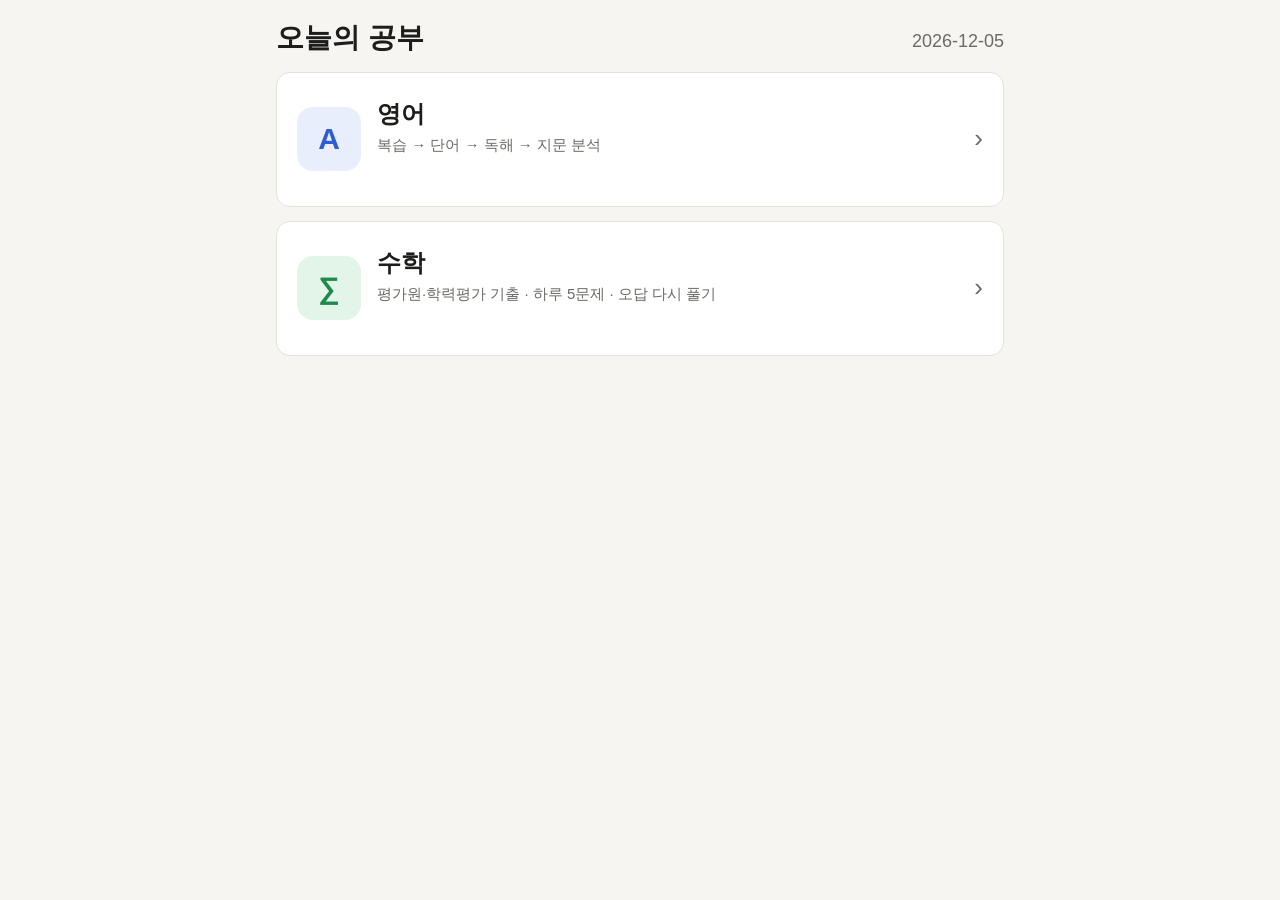
<file: index.html>
<!doctype html>
<html lang="ko">
<head>
  <meta charset="utf-8" />
  <meta name="viewport" content="width=device-width, initial-scale=1, viewport-fit=cover" />
  <meta name="apple-mobile-web-app-capable" content="yes" />
  <meta name="robots" content="noindex" />
  <title>오늘의 공부</title>
  <link rel="stylesheet" href="style.css" />
  <style>
    .pick { display: grid; gap: 14px; margin-top: 8px; }
    .subject { display: flex; align-items: center; gap: 16px; background: var(--card); color: var(--text); text-decoration: none;
      border: 1.5px solid var(--line); border-radius: var(--radius); padding: 22px 20px; min-height: 120px; }
    .subject:hover, .subject:focus-visible { border-color: var(--accent); outline: none; }
    .subject .mark { width: 64px; height: 64px; border-radius: 16px; display: grid; place-items: center; flex: none;
      font-size: 30px; font-weight: 800; background: var(--accent-soft); color: var(--accent); }
    .subject.math .mark { background: var(--good-soft); color: var(--good); }
    .subject .name { font-size: 24px; font-weight: 800; }
    .subject .what { color: var(--muted); font-size: 15px; }
    .subject .status { font-size: 15px; margin-top: 4px; min-height: 1.5em; }
    .subject .status.done { color: var(--good); font-weight: 700; }
    .subject .status.todo { color: var(--accent); font-weight: 700; }
    .subject .go { margin-left: auto; font-size: 26px; color: var(--muted); }
  </style>
</head>
<body>
  <main id="app">
    <header class="top"><h1>오늘의 공부</h1><span class="muted" id="day"></span></header>
    <p class="note hidden" id="local">로컬 테스트 모드입니다. 기록은 이 기기에만 저장됩니다.</p>
    <div class="pick">
      <a class="subject" id="go-english" href="english.html">
        <span class="mark">A</span>
        <span><div class="name">영어</div><div class="what">복습 → 단어 → 독해 → 지문 분석</div><div class="status" id="st-english"></div></span>
        <span class="go">›</span>
      </a>
      <a class="subject math" id="go-math" href="math.html">
        <span class="mark">∑</span>
        <span><div class="name">수학</div><div class="what">평가원·학력평가 기출 · 하루 5문제 · 오답 다시 풀기</div><div class="status" id="st-math"></div></span>
        <span class="go">›</span>
      </a>
    </div>
  </main>
  <script src="config.js"></script>
  <script type="module" src="home.js"></script>
</body>
</html>
</file>
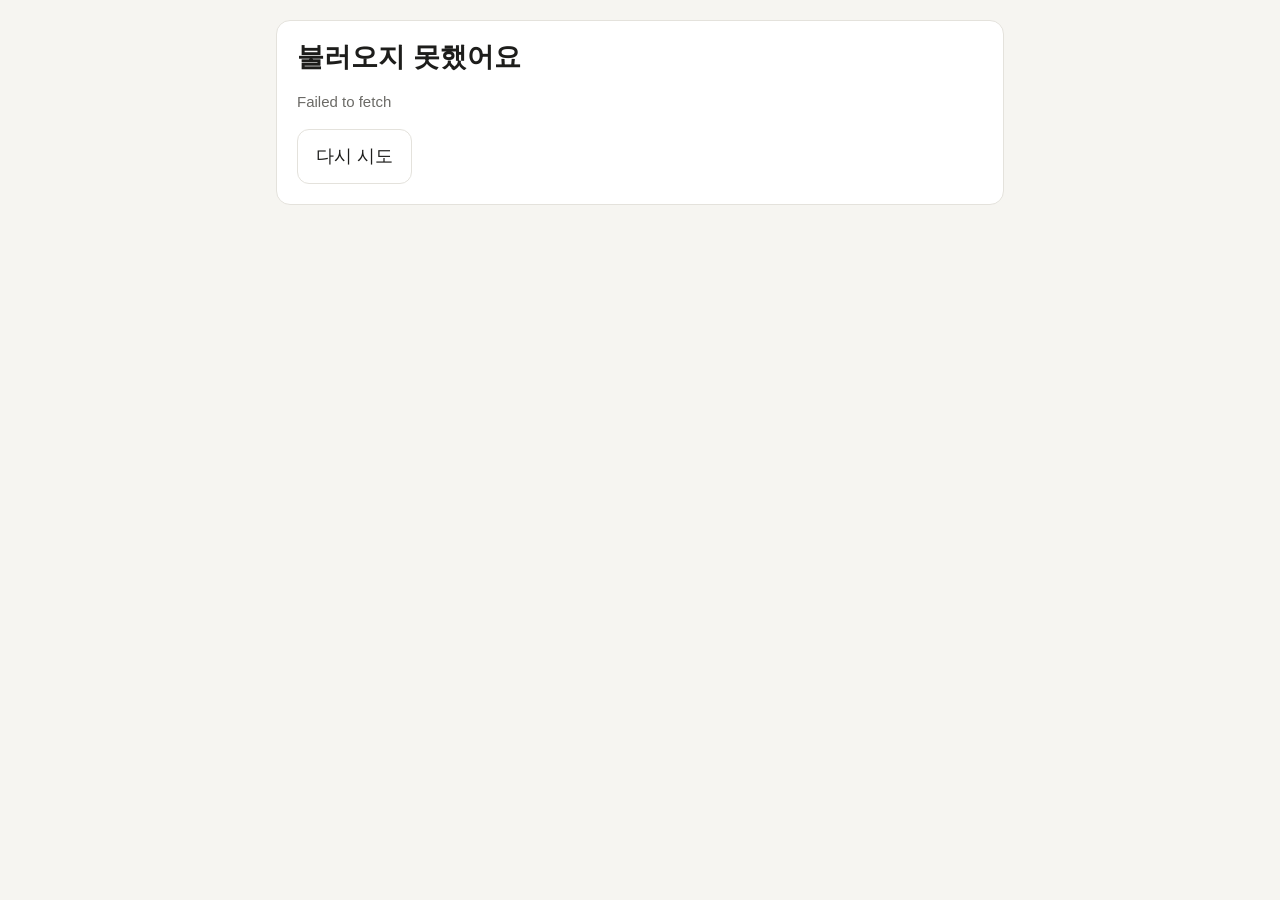
<file: english.html>
<!doctype html>
<html lang="ko">
<head>
  <meta charset="utf-8" />
  <meta name="viewport" content="width=device-width, initial-scale=1, viewport-fit=cover" />
  <meta name="apple-mobile-web-app-capable" content="yes" />
  <meta name="robots" content="noindex" />
  <title>오늘의 영어</title>
  <script>
    // Always load the current code: iPad Safari can keep old copies of these files for a long time,
    // so each file gets a fresh ?v= on every visit (app modules via an import map).
    (function () {
      var v = Date.now();
      document.write('<link rel="stylesheet" href="style.css?v=' + v + '" />');
      var imports = {};
      ["db.js", "planner.js", "memory.js"].forEach(function (f) {
        imports[new URL(f, location.href).href] = "./" + f + "?v=" + v;
      });
      if (HTMLScriptElement.supports && HTMLScriptElement.supports("importmap")) {
        var m = document.createElement("script");
        m.type = "importmap";
        m.textContent = JSON.stringify({ imports: imports });
        document.head.appendChild(m);
      }
      window.__v = v;
    })();
  </script>
</head>
<body>
  <main id="app"></main>
  <script src="config.js"></script>
  <script>
    var s = document.createElement("script");
    s.type = "module";
    s.src = "app.js?v=" + window.__v;
    document.body.appendChild(s);
  </script>
</body>
</html>
</file>
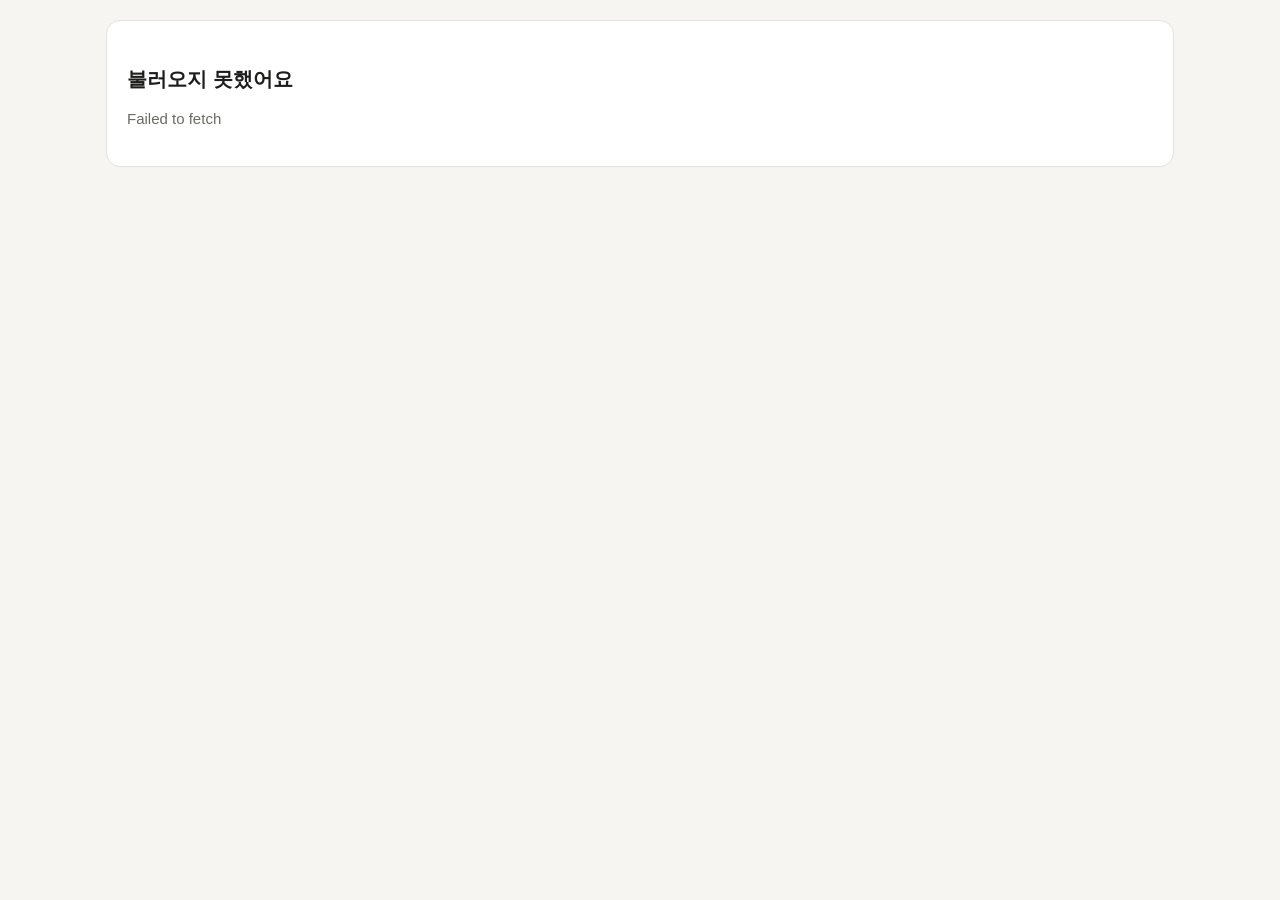
<file: teacher.html>
<!doctype html>
<html lang="ko">
<head>
  <meta charset="utf-8" />
  <meta name="viewport" content="width=device-width, initial-scale=1" />
  <meta name="robots" content="noindex" />
  <title>학습 대시보드</title>
  <script>
    // Always load the current code (no stale cached copies): fresh ?v= on every visit.
    (function () {
      var v = Date.now();
      document.write('<link rel="stylesheet" href="style.css?v=' + v + '" />');
      var imports = {};
      ["db.js", "planner.js", "memory.js"].forEach(function (f) {
        imports[new URL(f, location.href).href] = "./" + f + "?v=" + v;
      });
      if (HTMLScriptElement.supports && HTMLScriptElement.supports("importmap")) {
        var m = document.createElement("script");
        m.type = "importmap";
        m.textContent = JSON.stringify({ imports: imports });
        document.head.appendChild(m);
      }
      window.__v = v;
    })();
  </script>
  <style>
    #app { max-width: 1100px; }
    .kpis { display: grid; grid-template-columns: repeat(auto-fit, minmax(150px, 1fr)); gap: 10px; margin-bottom: 18px; }
    .kpi { background: var(--card); border: 1px solid var(--line); border-radius: var(--radius); padding: 14px 16px; }
    .kpi .v { font-size: 28px; font-weight: 700; }
    .kpi .l { color: var(--muted); font-size: 14px; }
    .kpi.warn { border-color: var(--bad); }
    h2 { font-size: 20px; margin: 26px 0 10px; }
    .tbl-wrap { overflow-x: auto; background: var(--card); border: 1px solid var(--line); border-radius: var(--radius); }
    table { border-collapse: collapse; width: 100%; font-size: 15px; }
    th, td { text-align: left; padding: 9px 12px; border-bottom: 1px solid var(--line); vertical-align: top; }
    th { color: var(--muted); font-weight: 600; white-space: nowrap; }
    tr.click { cursor: pointer; }
    tr.click:hover, tr.sel { background: var(--accent-soft); }
    .ox { font-weight: 700; }
    .o { color: var(--good); } .x { color: var(--bad); }
    .pill { display: inline-block; font-size: 12px; padding: 1px 8px; border-radius: 99px; background: var(--line); margin-left: 4px; }
    .pill.warn { background: var(--bad-soft); color: var(--bad); }
    .two { display: grid; grid-template-columns: 1fr 1fr; gap: 14px; }
    @media (max-width: 760px) { .two { grid-template-columns: 1fr; } }
    .bar-cell { display: flex; align-items: center; gap: 8px; }
    .bar-bg { flex: 1; height: 8px; background: var(--line); border-radius: 4px; overflow: hidden; min-width: 60px; }
    .bar-fg { height: 100%; background: var(--accent); }
    details.p { border-top: 1px solid var(--line); padding: 10px 0; }
    details.p summary { cursor: pointer; font-weight: 600; }
    .pbody { font-family: "Times New Roman", Georgia, serif; white-space: pre-wrap; font-size: 16px; margin: 8px 0; }
    /* word mastery */
    :root { --lv-fading: var(--bad); --lv-due: #d4891c; --lv-fresh: var(--accent); --lv-solid: var(--good); --lv-mastered: #8a6cf0; }
    .chips { display: flex; flex-wrap: wrap; gap: 8px; margin-bottom: 10px; }
    .chip { font: inherit; font-size: 14px; border: 1.5px solid var(--line); background: var(--card); color: var(--text); border-radius: 99px; padding: 5px 12px; cursor: pointer; }
    .chip.on { border-color: var(--text); font-weight: 700; }
    .chip.lv-fading { border-left: 6px solid var(--lv-fading); } .chip.lv-due { border-left: 6px solid var(--lv-due); }
    .chip.lv-fresh { border-left: 6px solid var(--lv-fresh); } .chip.lv-solid { border-left: 6px solid var(--lv-solid); }
    .chip.lv-mastered { border-left: 6px solid var(--lv-mastered); }
    .bar-fg.lv-fading { background: var(--lv-fading); } .bar-fg.lv-due { background: var(--lv-due); }
    .bar-fg.lv-fresh { background: var(--lv-fresh); } .bar-fg.lv-solid { background: var(--lv-solid); }
    .bar-fg.lv-mastered { background: var(--lv-mastered); }
    .pill.lv-fading { background: var(--bad-soft); color: var(--lv-fading); } .pill.lv-due { color: var(--lv-due); }
    .pill.lv-fresh { background: var(--accent-soft); color: var(--lv-fresh); } .pill.lv-solid { background: var(--good-soft); color: var(--lv-solid); }
    .pill.lv-mastered { color: var(--lv-mastered); }
    .pill { white-space: nowrap; }
    .alert { background: var(--bad-soft); color: var(--text); border: 1.5px solid var(--bad); border-radius: var(--radius); padding: 12px 16px; margin-bottom: 16px; }
    .stock { display: grid; grid-template-columns: repeat(auto-fit, minmax(170px, 1fr)); gap: 10px; margin-bottom: 10px; }
    .band { display: grid; grid-template-columns: 110px 1fr 28px; gap: 8px; align-items: center; padding: 6px 8px; border-radius: 8px; font-size: 14px; }
    .band.here { background: var(--accent-soft); font-weight: 700; }
    .types { display: flex; flex-wrap: wrap; gap: 6px; margin-top: 8px; }
    .tag-re { font-size: 12px; color: var(--accent); margin-left: 4px; }
    #mastery td { white-space: nowrap; }
    #mastery td.small { white-space: normal; min-width: 180px; }
    #mastery .bar-bg { min-width: 70px; }
    .forecast { padding: 14px 16px; }
    .fc-row { display: grid; grid-template-columns: repeat(14, 1fr); gap: 6px; margin-top: 8px; }
    .fc { text-align: center; font-size: 12px; }
    .fc-bar { height: 60px; display: flex; align-items: flex-end; background: var(--bg); border-radius: 4px; overflow: hidden; }
    .fc-bar div { width: 100%; background: var(--accent); }
    .fc-n { font-weight: 700; min-height: 1.2em; }
    .fc-d { color: var(--muted); }
    /* weekly test */
    .wk-head { display: flex; justify-content: space-between; align-items: flex-start; gap: 12px; flex-wrap: wrap; margin-bottom: 10px; }
    .wk-score { font-size: 34px; font-weight: 700; line-height: 1.2; }
    .wk-score .muted { font-size: 22px; }
    .wk-pct { font-size: 22px; color: var(--accent); margin: 0 6px; }
    .wk-actions { display: flex; gap: 8px; flex-wrap: wrap; }
    .wk-kinds { margin-bottom: 12px; max-width: 520px; }
    .print-sheet ol.pq { font-size: 16px; line-height: 2.4; padding-left: 28px; }
    .print-sheet .pq-key { page-break-before: always; margin-top: 30px; }
    .print-sheet .pq-key ol.pq { line-height: 1.8; }
    /* translation handout (해석 PDF) */
    .detail-btns { display: flex; gap: 8px; flex-wrap: wrap; }
    .tr-sheet .tr-p { margin: 18px 0 28px; padding-bottom: 18px; border-bottom: 1px solid #ccc; }
    .tr-sheet .tr-en { font-family: "Times New Roman", Georgia, serif; font-size: 15px; line-height: 1.75; color: #222; }
    .tr-sheet .tr-en p, .tr-sheet .tr-ko p { margin: 0 0 0.6em; }
    .tr-sheet .tr-ko { margin-top: 10px; padding: 10px 14px; background: #f4f6fb; border-left: 4px solid #2f5bd3; font-size: 15px; line-height: 1.8; color: #000; break-inside: avoid-page; }
    .tr-sheet .tr-tag { font-size: 12px; font-weight: 700; color: #2f5bd3; margin-bottom: 4px; }
    .tr-sheet .given { font-size: 15px; line-height: 1.7; }
    .tr-sheet .tr-ch { border-collapse: collapse; margin-top: 10px; font-size: 14px; width: 100%; }
    .tr-sheet .tr-ch td { border: 1px solid #ccc; padding: 4px 8px; vertical-align: top; color: #000; }
    .tr-sheet .tr-ch td:first-child { width: 2em; text-align: center; }
    .tr-sheet .tr-ch tr.ans td { background: #e3f4e9; font-weight: 700; }
    .tr-sheet .tr-en b.kw { font-weight: 700; text-decoration: underline; text-underline-offset: 3px; }
    .tr-sheet .tr-words { margin-top: 10px; padding: 8px 12px; border: 1px solid #ccc; border-radius: 6px; break-inside: avoid; }
    .tr-sheet .tr-wgrid { display: grid; grid-template-columns: repeat(2, 1fr); gap: 4px 18px; font-size: 13.5px; line-height: 1.45; color: #000; }
    .tr-sheet .tr-w { padding: 3px 0; border-bottom: 1px dotted #ddd; break-inside: avoid; }
    .tr-sheet .tr-gl { margin-top: 6px; }
    @media print { .tr-sheet .tr-ko { background: #f4f6fb !important; -webkit-print-color-adjust: exact; print-color-adjust: exact; } }
    /* class handout (수업용 PDF) */
    .detail-head { display: flex; justify-content: space-between; align-items: center; gap: 10px; flex-wrap: wrap; margin: 26px 0 10px; }
    .detail-head h2 { margin: 0; }
    .class-sheet .print-bar { align-items: center; flex-wrap: wrap; }
    .class-sheet .pc-title { font-size: 20px; margin: 14px 0 4px; }
    .class-sheet .pc-h { font-size: 17px; margin: 22px 0 8px; border-bottom: 2px solid #000; padding-bottom: 4px; }
    .class-sheet .pc-h3 { font-size: 15px; margin: 14px 0 6px; }
    .class-sheet .pw-grid { display: grid; grid-template-columns: repeat(3, 1fr); gap: 6px 14px; font-size: 14px; line-height: 1.4; }
    .class-sheet .pw { border-bottom: 1px solid #ddd; padding: 4px 0; break-inside: avoid; }
    .class-sheet .pw-pos { color: #666; font-size: 12px; }
    .class-sheet .pc-q { margin: 18px 0 26px; break-inside: avoid; page-break-inside: avoid; }
    .class-sheet .pc-qhead { margin-bottom: 8px; font-size: 15px; line-height: 1.5; }
    .class-sheet .pc-list { list-style: none; padding: 0; margin: 8px 0 0; font-size: 15px; line-height: 1.7; }
    .class-sheet .pc-n { display: inline-block; width: 1.4em; }
    .class-sheet .pc-row { display: flex; gap: 28px; font-size: 16px; margin-top: 8px; }
    .class-sheet .pc-key { page-break-before: always; break-before: page; margin-top: 30px; }
    .class-sheet .pc-sum { border-collapse: collapse; margin: 8px 0 18px; font-size: 14px; }
    .class-sheet .pc-sum th, .class-sheet .pc-sum td { border: 1px solid #999; padding: 4px 12px; text-align: center; color: #000; }
    .class-sheet .pc-a { margin: 0 0 16px; padding-bottom: 12px; border-bottom: 1px solid #ccc; font-size: 14px; line-height: 1.7; break-inside: avoid; }
    .class-sheet .pc-expl { margin-top: 4px; }
    @media print { .class-sheet .pw-grid { grid-template-columns: repeat(3, 1fr); } }
    /* passage difficulty control */
    .kpi.lv-ctl { grid-column: span 2; border-color: var(--accent); }
    .lv-ctl .v { display: flex; align-items: center; gap: 10px; }
    .lv-btn { font: inherit; font-size: 22px; line-height: 1; width: 36px; height: 36px; border-radius: 50%; border: 1.5px solid var(--line); background: var(--bg); color: var(--text); cursor: pointer; }
    .lv-btn:hover:not(:disabled) { border-color: var(--accent); color: var(--accent); }
    .lv-btn:disabled { opacity: 0.35; cursor: default; }
    .lv-lock { display: flex; align-items: center; gap: 4px; cursor: pointer; margin-top: 4px; }
    #lv-msg:empty { display: none; }
    /* foldable dashboard sections */
    details.sec { margin: 0 0 4px; }
    details.sec > summary { list-style: none; cursor: pointer; display: flex; align-items: center; gap: 8px; border-bottom: 1px solid var(--line); padding: 2px 0; }
    details.sec > summary::-webkit-details-marker { display: none; }
    details.sec > summary::before { content: "▸"; font-size: 16px; color: var(--muted); width: 14px; transition: transform 0.15s; }
    details.sec[open] > summary::before { transform: rotate(90deg); }
    details.sec > summary h2 { margin: 16px 0 10px; }
    details.sec > summary:hover h2 { color: var(--accent); }
    details.sec[open] > summary { margin-bottom: 10px; }
    .sec-tools { display: flex; justify-content: flex-end; gap: 8px; margin: 4px 0 0; }
    .sec-tools .btn { min-height: 34px; padding: 6px 12px; font-size: 14px; }
    /* student's analysis PDF pages in the class handout */
    .class-sheet .an-page { page-break-before: always; break-before: page; }
    .class-sheet .an-img { display: block; width: 100%; height: auto; margin: 0 0 10px; border: 1px solid #ccc; break-inside: avoid; page-break-inside: avoid; }
    @media print { .class-sheet .an-img { max-height: 25.5cm; width: auto; max-width: 100%; margin: 0 auto 0; border: none; page-break-after: always; } }
    /* grammar lesson (어법 수업) in the class handout */
    .class-sheet .gl-page { page-break-before: always; break-before: page; }
    .class-sheet .gl { margin: 6px 0 20px; }
    .class-sheet .gl-title { font-size: 17px; margin: 6px 0 8px; }
    .class-sheet .gl-key { border: 1.5px solid #000; padding: 8px 12px; font-size: 15px; line-height: 1.6; font-weight: 600; }
    .class-sheet .gl-h { font-weight: 700; font-size: 14px; margin: 12px 0 4px; border-left: 4px solid #000; padding-left: 6px; }
    .class-sheet .gl-list { margin: 4px 0; padding-left: 22px; font-size: 14px; line-height: 1.7; }
    .class-sheet .gl-ex { margin: 4px 0; padding-left: 18px; font-size: 15px; line-height: 1.6; font-family: "Times New Roman", Georgia, serif; }
    .class-sheet .gl-ex li { margin-bottom: 6px; }
    .class-sheet .gl-ex .pg { font-family: -apple-system, "Apple SD Gothic Neo", "Noto Sans KR", sans-serif; }
    .class-sheet .gx { color: #777; }
    .class-sheet .go { text-decoration: underline; }
    .class-sheet .gl-steps { font-size: 14px; line-height: 1.7; }
    .class-sheet .gl-practice { padding-left: 22px; font-size: 15px; line-height: 2.2; font-family: "Times New Roman", Georgia, serif; }
    /* homework check */
    :root { --hw-part: #d4891c; --hw-part-soft: #fbf0dc; }
    @media (prefers-color-scheme: dark) { :root:not([data-theme="light"]) { --hw-part: #f0b25a; --hw-part-soft: #3a2e17; } }
    .hw-grid { display: grid; grid-template-columns: 1fr 1fr; gap: 14px; margin-bottom: 12px; }
    @media (max-width: 760px) { .hw-grid { grid-template-columns: 1fr; } }
    .hw-card { background: var(--card); border: 1px solid var(--line); border-top: 6px solid var(--line); border-radius: var(--radius); padding: 14px 16px; }
    .hw-card.hw-done { border-top-color: var(--good); }
    .hw-card.hw-part { border-top-color: var(--hw-part); }
    .hw-card.hw-none { border-top-color: var(--bad); }
    .hw-card.hw-wait { border-top-color: var(--accent); }
    .hw-head { display: flex; justify-content: space-between; align-items: flex-start; gap: 10px; margin-bottom: 8px; }
    .hw-title { font-size: 20px; font-weight: 700; }
    .hw-badge { font-size: 18px; font-weight: 700; padding: 4px 12px; border-radius: 99px; white-space: nowrap; background: var(--line); }
    .hw-done .hw-badge { background: var(--good-soft); color: var(--good); }
    .hw-part .hw-badge { background: var(--hw-part-soft); color: var(--hw-part); }
    .hw-none .hw-badge { background: var(--bad-soft); color: var(--bad); }
    .hw-wait .hw-badge { background: var(--accent-soft); color: var(--accent); }
    .hw-parts { list-style: none; padding: 0; margin: 0 0 8px; display: grid; gap: 4px; }
    .hw-parts li { display: flex; align-items: center; gap: 10px; padding: 6px 8px; border-radius: 8px; font-size: 16px; }
    .hw-parts li.ok { background: var(--good-soft); }
    .hw-parts li.half { background: var(--hw-part-soft); }
    .hw-parts li.no { background: var(--bad-soft); }
    .hw-parts li.todo { background: var(--bg); color: var(--muted); }
    .hw-mk { width: 1.2em; font-weight: 700; text-align: center; }
    li.ok .hw-mk { color: var(--good); } li.half .hw-mk { color: var(--hw-part); } li.no .hw-mk { color: var(--bad); }
    .hw-name { flex: 1; }
    .hw-num { font-weight: 600; }
    .hw-parts .btn { min-height: 0; padding: 4px 10px; font-size: 13px; }
    .hw-strip-head { margin: 4px 0 6px; }
    .hw-strip { display: grid; grid-template-columns: repeat(14, minmax(40px, 1fr)); gap: 6px; overflow-x: auto; padding-bottom: 4px; margin-bottom: 8px; }
    .hw-dot { font: inherit; display: grid; justify-items: center; gap: 1px; padding: 6px 0; border-radius: 10px; border: 1px solid var(--line); background: var(--card); color: var(--muted); cursor: default; }
    .hw-dot[data-day] { cursor: pointer; }
    .hw-dm { font-size: 18px; font-weight: 700; }
    .hw-dd { font-size: 12px; } .hw-dw { font-size: 11px; }
    .hw-dot.hw-done { background: var(--good-soft); border-color: var(--good); } .hw-dot.hw-done .hw-dm { color: var(--good); }
    .hw-dot.hw-part { background: var(--hw-part-soft); border-color: var(--hw-part); } .hw-dot.hw-part .hw-dm { color: var(--hw-part); }
    .hw-dot.hw-none .hw-dm { color: var(--bad); }
    .hw-dot.hw-pre { opacity: 0.45; }
    .hw-dot.hw-wait { border-color: var(--accent); } .hw-dot.hw-wait .hw-dm { color: var(--accent); }
  </style>
</head>
<body>
  <main id="app"><div class="center muted">불러오는 중…</div></main>
  <script src="config.js"></script>
  <script>
    var s = document.createElement("script");
    s.type = "module";
    s.src = "teacher.js?v=" + window.__v;
    document.body.appendChild(s);
  </script>
</body>
</html>
</file>
<file: style.css>
:root {
  --bg: #f6f5f1;
  --card: #ffffff;
  --text: #1d1d1b;
  --muted: #6b6a66;
  --line: #e4e2dc;
  --accent: #2f5bd3;
  --accent-soft: #e8eefc;
  --good: #1f8a4c;
  --good-soft: #e3f4e9;
  --bad: #c2412d;
  --bad-soft: #fbe9e5;
  --hl: #fff1b8;
  --radius: 14px;
}
@media (prefers-color-scheme: dark) {
  :root:not([data-theme="light"]) {
    --bg: #161615;
    --card: #222220;
    --text: #ecebe7;
    --muted: #a19f99;
    --line: #34332f;
    --accent: #7b9cff;
    --accent-soft: #263152;
    --good: #5cc98a;
    --good-soft: #1d3626;
    --bad: #ff8a73;
    --bad-soft: #3d231d;
    --hl: #5a4b12;
  }
}
:root[data-theme="dark"] {
  --bg: #161615; --card: #222220; --text: #ecebe7; --muted: #a19f99; --line: #34332f;
  --accent: #7b9cff; --accent-soft: #263152; --good: #5cc98a; --good-soft: #1d3626;
  --bad: #ff8a73; --bad-soft: #3d231d; --hl: #5a4b12;
}

* { box-sizing: border-box; }
html, body { margin: 0; }
body {
  background: var(--bg);
  color: var(--text);
  font-family: -apple-system, BlinkMacSystemFont, "Apple SD Gothic Neo", "Pretendard", "Noto Sans KR", "Segoe UI", sans-serif;
  font-size: 18px;
  line-height: 1.6;
  -webkit-text-size-adjust: 100%;
}
#app { max-width: 760px; margin: 0 auto; padding: 20px 16px 80px; }
h1, h2 { margin: 0; line-height: 1.25; }
h1 { font-size: 28px; }
.muted { color: var(--muted); }
.small { font-size: 15px; }
.center { text-align: center; }
.hidden { display: none !important; }
.note { background: var(--accent-soft); border-radius: 10px; padding: 8px 12px; font-size: 15px; }

.top { display: flex; justify-content: space-between; align-items: baseline; margin-bottom: 16px; }
.bar { display: flex; align-items: center; gap: 10px; color: var(--muted); font-size: 15px; margin-bottom: 10px; }
.bar > span:first-of-type { margin-right: auto; }
.bar .exit { flex: none; font: inherit; font-size: 13px; color: var(--muted); background: var(--card); border: 1px solid var(--line); border-radius: 99px; padding: 4px 10px; cursor: pointer; }

.card { background: var(--card); border: 1px solid var(--line); border-radius: var(--radius); padding: 20px; margin-bottom: 14px; }

.steps { list-style: none; padding: 0; margin: 0 0 20px; }
.step { display: flex; gap: 14px; align-items: center; background: var(--card); border: 1px solid var(--line); border-radius: var(--radius); padding: 14px 16px; margin-bottom: 10px; }
.step .num { width: 34px; height: 34px; border-radius: 50%; display: grid; place-items: center; background: var(--line); font-weight: 700; flex: none; }
.step.active { border-color: var(--accent); }
.step.active .num { background: var(--accent); color: #fff; }
.step.done .num { background: var(--good); color: #fff; }
.step-title { font-weight: 700; }

.btn { font: inherit; border: 1px solid var(--line); background: var(--card); color: var(--text); border-radius: 12px; padding: 12px 18px; cursor: pointer; min-height: 48px; }
.btn.primary { background: var(--accent); border-color: var(--accent); color: #fff; font-weight: 700; }
.btn.primary:disabled { opacity: 0.4; cursor: default; }
.btn.big { width: 100%; padding: 16px; font-size: 19px; margin-top: 6px; }
.btn.good { background: var(--good-soft); border-color: var(--good); color: var(--good); font-weight: 700; flex: 1; }
.btn.bad { background: var(--bad-soft); border-color: var(--bad); color: var(--bad); font-weight: 700; flex: 1; }
/* recall self-check: 확실히 알아요 / 헷갈려요 / 몰라요 */
:root { --mid: #b7791f; --mid-soft: #fbf0dc; }
@media (prefers-color-scheme: dark) { :root:not([data-theme="light"]) { --mid: #f0b25a; --mid-soft: #3a2e17; } }
:root[data-theme="dark"] { --mid: #f0b25a; --mid-soft: #3a2e17; }
.btn.mid { background: var(--mid-soft); border-color: var(--mid); color: var(--mid); font-weight: 700; flex: 1; }
.judge3 { margin-top: 6px; }
.judge3 .btn { display: flex; flex-direction: column; align-items: center; gap: 2px; padding: 12px 8px; }
.judge3 .btn span { font-size: 12px; font-weight: 400; opacity: 0.85; }
.row { display: flex; gap: 10px; margin-top: 6px; }
.icon { font-size: 24px; background: none; border: none; cursor: pointer; padding: 6px; }

.word-card .word-head { display: flex; align-items: center; gap: 8px; }
.word { font-size: 38px; letter-spacing: -0.5px; }
.pos { color: var(--muted); font-size: 15px; }
.meaning { font-size: 24px; font-weight: 700; margin: 6px 0 10px; }
.ex { border-top: 1px solid var(--line); padding-top: 10px; margin-top: 10px; }
.ex b { color: var(--accent); }
.ex.ctx { background: var(--accent-soft); border: none; border-radius: 10px; padding: 10px 12px; }
.tag { font-size: 13px; font-weight: 700; color: var(--accent); }

.q { text-align: center; }
.q-word { font-size: 36px; font-weight: 700; }
.q-mean { font-size: 24px; font-weight: 700; margin-bottom: 8px; }
.q-sent { font-size: 20px; margin: 8px 0; text-align: left; }
.q-sent b { color: var(--accent); }
.ko { margin-top: 10px; padding: 10px; background: var(--accent-soft); border-radius: 10px; text-align: left; }
.blank { display: inline-block; min-width: 4em; border-bottom: 2px solid var(--text); color: transparent; line-height: 1.1; }
.blank.wide { min-width: 9em; }

.options, .choices { display: grid; gap: 10px; }
.opt { font: inherit; text-align: left; display: flex; gap: 12px; align-items: flex-start; background: var(--card); color: var(--text); border: 1.5px solid var(--line); border-radius: 12px; padding: 14px 16px; min-height: 54px; cursor: pointer; }
.opt .n { color: var(--muted); font-weight: 700; flex: none; }
.opt.picked { border-color: var(--accent); background: var(--accent-soft); }
.opt.right { border-color: var(--good); background: var(--good-soft); }
.opt.wrong { border-color: var(--bad); background: var(--bad-soft); }
.opt:disabled { cursor: default; }

.fb { margin-top: 12px; padding: 12px 14px; border-radius: 12px; font-weight: 700; }
.fb.good { background: var(--good-soft); color: var(--good); }
.fb.bad { background: var(--bad-soft); color: var(--bad); }
.fb .small { font-weight: 400; color: var(--text); }

.spell { display: flex; gap: 10px; }
.spell input { flex: 1; font: inherit; font-size: 22px; padding: 12px 14px; border-radius: 12px; border: 1.5px solid var(--line); background: var(--card); color: var(--text); min-width: 0; }

.passage .instr, .qblock .instr { font-weight: 700; margin-bottom: 10px; }
.passage .body { font-family: "Times New Roman", Georgia, serif; font-size: 19px; line-height: 1.75; }
.passage .body p { margin: 0 0 0.8em; }
.given { border: 1.5px solid var(--text); padding: 10px 14px; margin-bottom: 12px; font-family: "Times New Roman", Georgia, serif; font-size: 19px; }
.gloss { display: flex; flex-wrap: wrap; gap: 4px 14px; font-size: 14px; color: var(--muted); border-top: 1px solid var(--line); padding-top: 8px; }
.hl { background: var(--hl); border-radius: 4px; cursor: pointer; padding: 0 2px; }
.expl { margin-top: 10px; font-size: 16px; }
.expl summary { cursor: pointer; color: var(--accent); font-weight: 700; }
/* printable passage (in-app) */
body.printing #app { display: none; }
.print-sheet { background: #fff; color: #000; max-width: 760px; margin: 0 auto; padding: 16px 24px 40px; min-height: 100vh; }
.print-sheet h1 { font-size: 16px; margin: 12px 0; }
.print-sheet .print-bar { display: flex; gap: 10px; position: sticky; top: 0; background: #fff; padding: 8px 0; }
.print-sheet .pbody { font-family: "Times New Roman", Georgia, serif; font-size: 17px; line-height: 2.1; }
.print-sheet .given { border: 1px solid #000; font-size: 17px; line-height: 2; }
.print-sheet .pblank { display: inline-block; min-width: 8em; border-bottom: 1px solid #000; }
.print-sheet .pg { font-size: 13px; color: #444; }
.print-sheet .pc { font-size: 14px; line-height: 1.8; }
.print-sheet .plines { margin-top: 24px; font-size: 14px; }
.print-sheet .plines div { height: 34px; border-bottom: 1px solid #ccc; }
.print-sheet .ptrans { page-break-before: always; break-before: page; }
@media print {
  body { background: #fff; }
  .no-print { display: none !important; }
  .print-sheet { padding: 0; }
}
/* per-option explanations after a word question */
.explain { margin-top: 10px; padding: 14px 16px; font-size: 16px; }
.explain .ex-head { font-size: 18px; margin-bottom: 8px; }
.explain .root-line { color: var(--muted); margin-top: 2px; }
.explain p { margin: 6px 0; }
.why { list-style: none; padding: 0; margin: 0; display: grid; gap: 6px; }
.why li { display: flex; gap: 8px; padding: 6px 8px; border-radius: 8px; }
.why li .mk { flex: none; width: 1.2em; font-weight: 700; color: var(--muted); }
.why li.o { background: var(--good-soft); }
.why li.o .mk { color: var(--good); }
.why li.x { background: var(--bad-soft); }
.why li.x .mk { color: var(--bad); }
/* word book */
/* 밀린 학습: past days with unfinished work. Below the steps on narrow screens,
   in the left margin (as a second column) on wide ones. */
.home-grid { display: grid; grid-template-columns: minmax(0, 1fr); gap: 18px; }
.catchup { background: var(--card); border: 1px solid var(--line); border-radius: var(--radius); padding: 16px; align-self: start; }
.cu-title { font-size: 19px; margin-bottom: 4px; }
.catchup > p { margin: 0 0 10px; }
.cu-item { display: block; text-decoration: none; color: var(--text); border: 1.5px solid var(--line); border-radius: 12px; padding: 10px 12px; margin-bottom: 8px; }
.cu-item:hover { border-color: var(--accent); }
.cu-item.here { border-color: var(--accent); background: var(--accent-soft); }
.cu-date { font-weight: 700; }
.cu-now { font-size: 12px; font-weight: 700; color: var(--accent); margin-left: 4px; }
.cu-left { display: flex; flex-wrap: wrap; gap: 4px; margin: 4px 0; }
.cu-left span { font-size: 13px; padding: 1px 8px; border-radius: 99px; background: var(--bad-soft); color: var(--bad); }
.cu-go { font-size: 14px; color: var(--accent); font-weight: 700; }
.cu-back { display: block; text-align: center; margin-top: 6px; text-decoration: none; }
@media (min-width: 1100px) {
  #app:has(.home-grid) { max-width: 1120px; }
  .home-grid { grid-template-columns: 290px minmax(0, 760px); justify-content: center; gap: 28px; }
  .catchup { order: -1; position: sticky; top: 20px; max-height: calc(100vh - 40px); overflow-y: auto; }
}
.wb-open { margin-top: 18px; display: flex; justify-content: center; align-items: baseline; gap: 8px; flex-wrap: wrap; }
.wb-tabs { display: grid; grid-template-columns: 1fr 1fr; gap: 8px; margin-bottom: 10px; }
.wb-tab { font: inherit; font-size: 16px; padding: 10px; border-radius: 12px; border: 1.5px solid var(--line); background: var(--card); color: var(--text); cursor: pointer; }
.wb-tab.on { border-color: var(--accent); background: var(--accent-soft); font-weight: 700; }
.wb-search { width: 100%; font: inherit; font-size: 17px; padding: 10px 14px; border-radius: 12px; border: 1.5px solid var(--line); background: var(--card); color: var(--text); margin-bottom: 10px; }
.wb-list { display: grid; gap: 6px; }
.wb-day { font-size: 14px; font-weight: 700; color: var(--muted); margin: 10px 2px 0; display: flex; align-items: center; justify-content: space-between; gap: 8px; }
.wb-day-go { font: inherit; font-size: 13px; font-weight: 700; color: var(--accent); background: var(--accent-soft); border: none; border-radius: 99px; padding: 4px 10px; cursor: pointer; }
#wb-study { margin: 8px 0 4px; }
.wb-row { font: inherit; display: flex; align-items: baseline; gap: 10px; text-align: left; background: var(--card); color: var(--text); border: 1px solid var(--line); border-radius: 10px; padding: 10px 12px; cursor: pointer; min-width: 0; }
.wb-w { font-weight: 700; flex: none; }
.wb-m { color: var(--muted); font-size: 15px; flex: 1; min-width: 0; overflow: hidden; text-overflow: ellipsis; white-space: nowrap; }
.wb-lv { flex: none; font-size: 12px; padding: 1px 8px; border-radius: 99px; background: var(--line); color: var(--muted); }
.wb-lv.lv-fading { background: var(--bad-soft); color: var(--bad); }
.wb-lv.lv-due { background: #fbefd9; color: #a8660e; }
.wb-lv.lv-fresh { background: var(--accent-soft); color: var(--accent); }
.wb-lv.lv-solid, .wb-lv.lv-mastered { background: var(--good-soft); color: var(--good); }
.btn:disabled { opacity: 0.4; cursor: default; }
.row-line { display: flex; justify-content: space-between; padding: 4px 0; border-bottom: 1px solid var(--line); }
.row-line:last-child { border-bottom: none; }
.syns { margin: 4px 0; }
.syns .tag { margin-right: 4px; }
/* multi-meaning words & sentence choice */
.senses { margin-top: 10px; }
.senses .sn { display: inline-grid; place-items: center; width: 1.5em; height: 1.5em; border-radius: 50%; background: var(--accent-soft); color: var(--accent); font-size: 14px; }
.opt.sent { font-size: 17px; line-height: 1.5; }
.opt.sent b { color: var(--text); text-decoration: underline; text-underline-offset: 3px; }
/* passage analysis */
.opt.pick { display: block; }
.badge { display: inline-block; font-size: 12px; padding: 1px 8px; border-radius: 99px; background: var(--bad-soft); color: var(--bad); margin-left: 4px; }
.guide { padding-left: 20px; margin: 8px 0 12px; }
.guide li { margin-bottom: 6px; }
.file { display: block; border: 2px dashed var(--line); border-radius: 12px; padding: 18px; text-align: center; cursor: pointer; margin: 8px 0; }
.file input { display: none; }
.choices.nums { grid-template-columns: repeat(5, 1fr); }
.opt.num { justify-content: center; font-size: 24px; padding: 12px 0; }
.point { margin-top: 10px; padding: 8px 12px; border-radius: 10px; background: var(--accent-soft); font-size: 16px; }
.passage .body u { text-decoration-thickness: 2px; text-underline-offset: 4px; }
/* new study stages */
.root { background: var(--accent-soft); border-radius: 10px; padding: 8px 12px; margin: 4px 0 10px; font-size: 16px; }
.root .tag { margin-right: 4px; }
.say-big { font-size: 44px; width: 96px; height: 96px; border-radius: 50%; border: 2px solid var(--accent); background: var(--accent-soft); cursor: pointer; margin: 6px auto 10px; display: block; }
.q-sent.usage b { color: var(--text); text-decoration: underline; text-underline-offset: 4px; }
.intro p { line-height: 1.7; }
.match { display: grid; grid-template-columns: 1fr 1fr; gap: 10px; }
.match .col { display: grid; gap: 10px; align-content: start; }
.tile { font: inherit; font-size: 17px; min-height: 64px; padding: 10px 12px; border-radius: 12px; border: 1.5px solid var(--line); background: var(--card); color: var(--text); cursor: pointer; text-align: center; }
.word-tile { font-weight: 700; }
.tile.picked { border-color: var(--accent); background: var(--accent-soft); }
.tile.right { border-color: var(--good); background: var(--good-soft); opacity: 0.45; cursor: default; }
.tile.shake { border-color: var(--bad); background: var(--bad-soft); animation: shake 0.35s; }
@keyframes shake { 25% { transform: translateX(-5px); } 75% { transform: translateX(5px); } }
.pop { position: fixed; left: 50%; bottom: 24px; transform: translateX(-50%); background: var(--text); color: var(--bg); padding: 10px 16px; border-radius: 12px; max-width: calc(100% - 32px); z-index: 10; }
</file>
